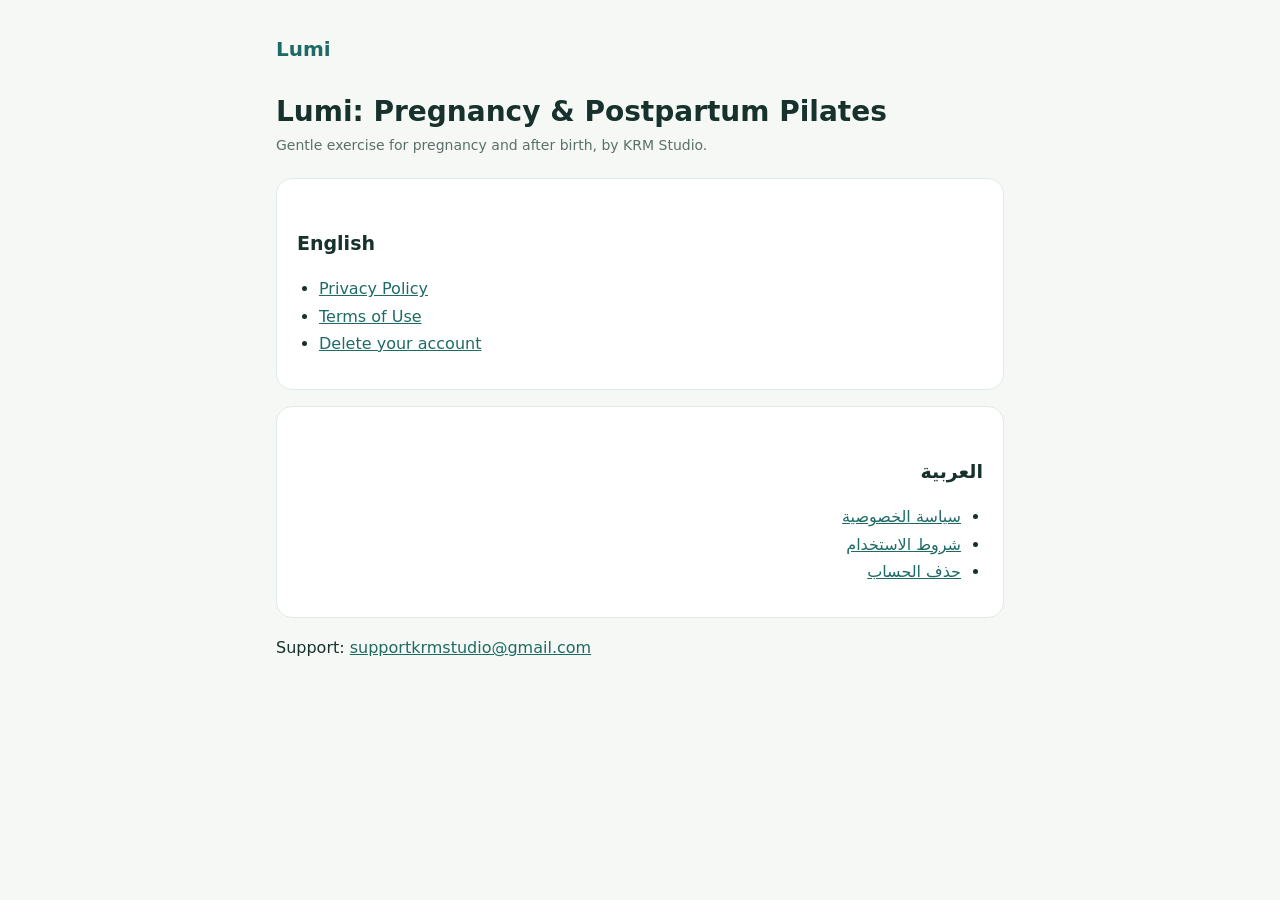
<file: index.html>
<!doctype html>
<html lang="en" dir="ltr">
<head>
<meta charset="utf-8">
<meta name="viewport" content="width=device-width, initial-scale=1">
<title>Lumi Legal</title>
<meta name="description" content="Privacy policy, terms and account deletion for Lumi: Pregnancy & Postpartum Pilates.">
<link rel="stylesheet" href="style.css">
</head>
<body>
<main>
<header><span class="brand">Lumi</span></header>
<h1>Lumi: Pregnancy &amp; Postpartum Pilates</h1>
<p class="updated">Gentle exercise for pregnancy and after birth, by KRM Studio.</p>

<div class="card">
  <h2>English</h2>
  <ul>
    <li><a href="privacy.html">Privacy Policy</a></li>
    <li><a href="terms.html">Terms of Use</a></li>
    <li><a href="delete-account.html">Delete your account</a></li>
  </ul>
</div>
<div class="card" dir="rtl" lang="ar">
  <h2>العربية</h2>
  <ul>
    <li><a href="privacy-ar.html">سياسة الخصوصية</a></li>
    <li><a href="terms-ar.html">شروط الاستخدام</a></li>
    <li><a href="delete-account-ar.html">حذف الحساب</a></li>
  </ul>
</div>
<p>Support: <a href="mailto:supportkrmstudio@gmail.com">supportkrmstudio@gmail.com</a></p>
</main>
</body>
</html>
</file>
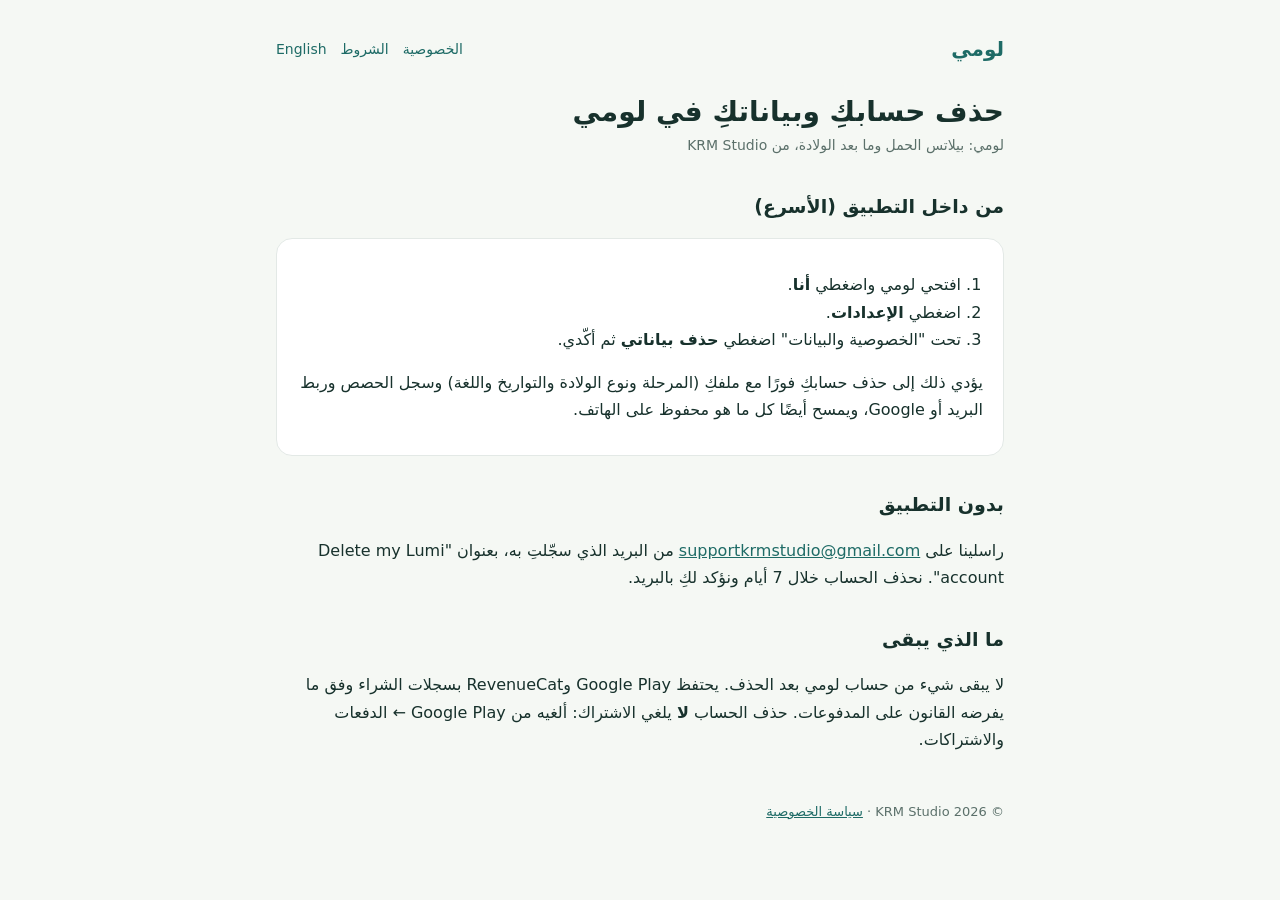
<file: delete-account-ar.html>
<!doctype html>
<html lang="ar" dir="rtl">
<head>
<meta charset="utf-8">
<meta name="viewport" content="width=device-width, initial-scale=1">
<title>حذف حساب لومي</title>
<meta name="description" content="كيف تحذفين حسابكِ وبياناتكِ في لومي.">
<link rel="stylesheet" href="style.css">
</head>
<body>
<main>
<header>
  <a class="brand" href="./">لومي</a>
  <nav><a href="privacy-ar.html">الخصوصية</a><a href="terms-ar.html">الشروط</a><a href="delete-account.html" lang="en">English</a></nav>
</header>

<h1>حذف حسابكِ وبياناتكِ في لومي</h1>
<p class="updated">لومي: بيلاتس الحمل وما بعد الولادة، من KRM Studio</p>

<h2>من داخل التطبيق (الأسرع)</h2>
<div class="card">
<ol>
  <li>افتحي لومي واضغطي <strong>أنا</strong>.</li>
  <li>اضغطي <strong>الإعدادات</strong>.</li>
  <li>تحت "الخصوصية والبيانات" اضغطي <strong>حذف بياناتي</strong> ثم أكّدي.</li>
</ol>
<p>يؤدي ذلك إلى حذف حسابكِ فورًا مع ملفكِ (المرحلة ونوع الولادة والتواريخ واللغة) وسجل الحصص وربط البريد أو Google،
ويمسح أيضًا كل ما هو محفوظ على الهاتف.</p>
</div>

<h2>بدون التطبيق</h2>
<p>راسلينا على <a href="mailto:supportkrmstudio@gmail.com?subject=Delete%20my%20Lumi%20account">supportkrmstudio@gmail.com</a>
من البريد الذي سجّلتِ به، بعنوان "Delete my Lumi account". نحذف الحساب خلال 7 أيام ونؤكد لكِ بالبريد.</p>

<h2>ما الذي يبقى</h2>
<p>لا يبقى شيء من حساب لومي بعد الحذف. يحتفظ Google Play وRevenueCat بسجلات الشراء وفق ما يفرضه القانون على المدفوعات.
حذف الحساب <strong>لا</strong> يلغي الاشتراك: ألغيه من Google Play ← الدفعات والاشتراكات.</p>

<footer>© 2026 KRM Studio · <a href="privacy-ar.html">سياسة الخصوصية</a></footer>
</main>
</body>
</html>
</file>
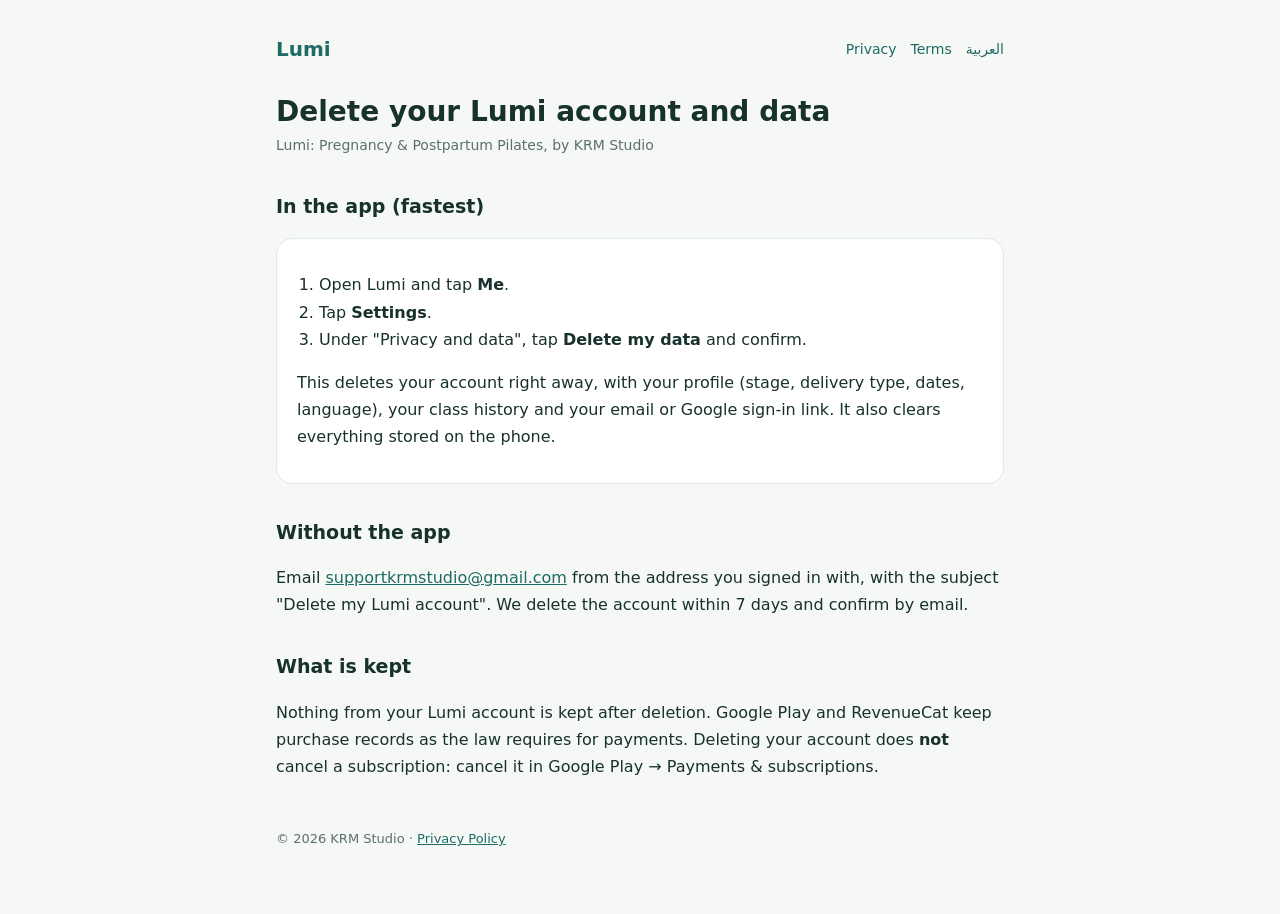
<file: delete-account.html>
<!doctype html>
<html lang="en" dir="ltr">
<head>
<meta charset="utf-8">
<meta name="viewport" content="width=device-width, initial-scale=1">
<title>Delete Lumi Account</title>
<meta name="description" content="How to delete your Lumi account and data.">
<link rel="stylesheet" href="style.css">
</head>
<body>
<main>
<header>
  <a class="brand" href="./">Lumi</a>
  <nav><a href="privacy.html">Privacy</a><a href="terms.html">Terms</a><a href="delete-account-ar.html" lang="ar">العربية</a></nav>
</header>

<h1>Delete your Lumi account and data</h1>
<p class="updated">Lumi: Pregnancy &amp; Postpartum Pilates, by KRM Studio</p>

<h2>In the app (fastest)</h2>
<div class="card">
<ol>
  <li>Open Lumi and tap <strong>Me</strong>.</li>
  <li>Tap <strong>Settings</strong>.</li>
  <li>Under "Privacy and data", tap <strong>Delete my data</strong> and confirm.</li>
</ol>
<p>This deletes your account right away, with your profile (stage, delivery type, dates, language), your class
history and your email or Google sign-in link. It also clears everything stored on the phone.</p>
</div>

<h2>Without the app</h2>
<p>Email <a href="mailto:supportkrmstudio@gmail.com?subject=Delete%20my%20Lumi%20account">supportkrmstudio@gmail.com</a>
from the address you signed in with, with the subject "Delete my Lumi account". We delete the account within 7 days and confirm by email.</p>

<h2>What is kept</h2>
<p>Nothing from your Lumi account is kept after deletion. Google Play and RevenueCat keep purchase records as the
law requires for payments. Deleting your account does <strong>not</strong> cancel a subscription: cancel it in
Google Play &rarr; Payments &amp; subscriptions.</p>

<footer>© 2026 KRM Studio · <a href="privacy.html">Privacy Policy</a></footer>
</main>
</body>
</html>
</file>
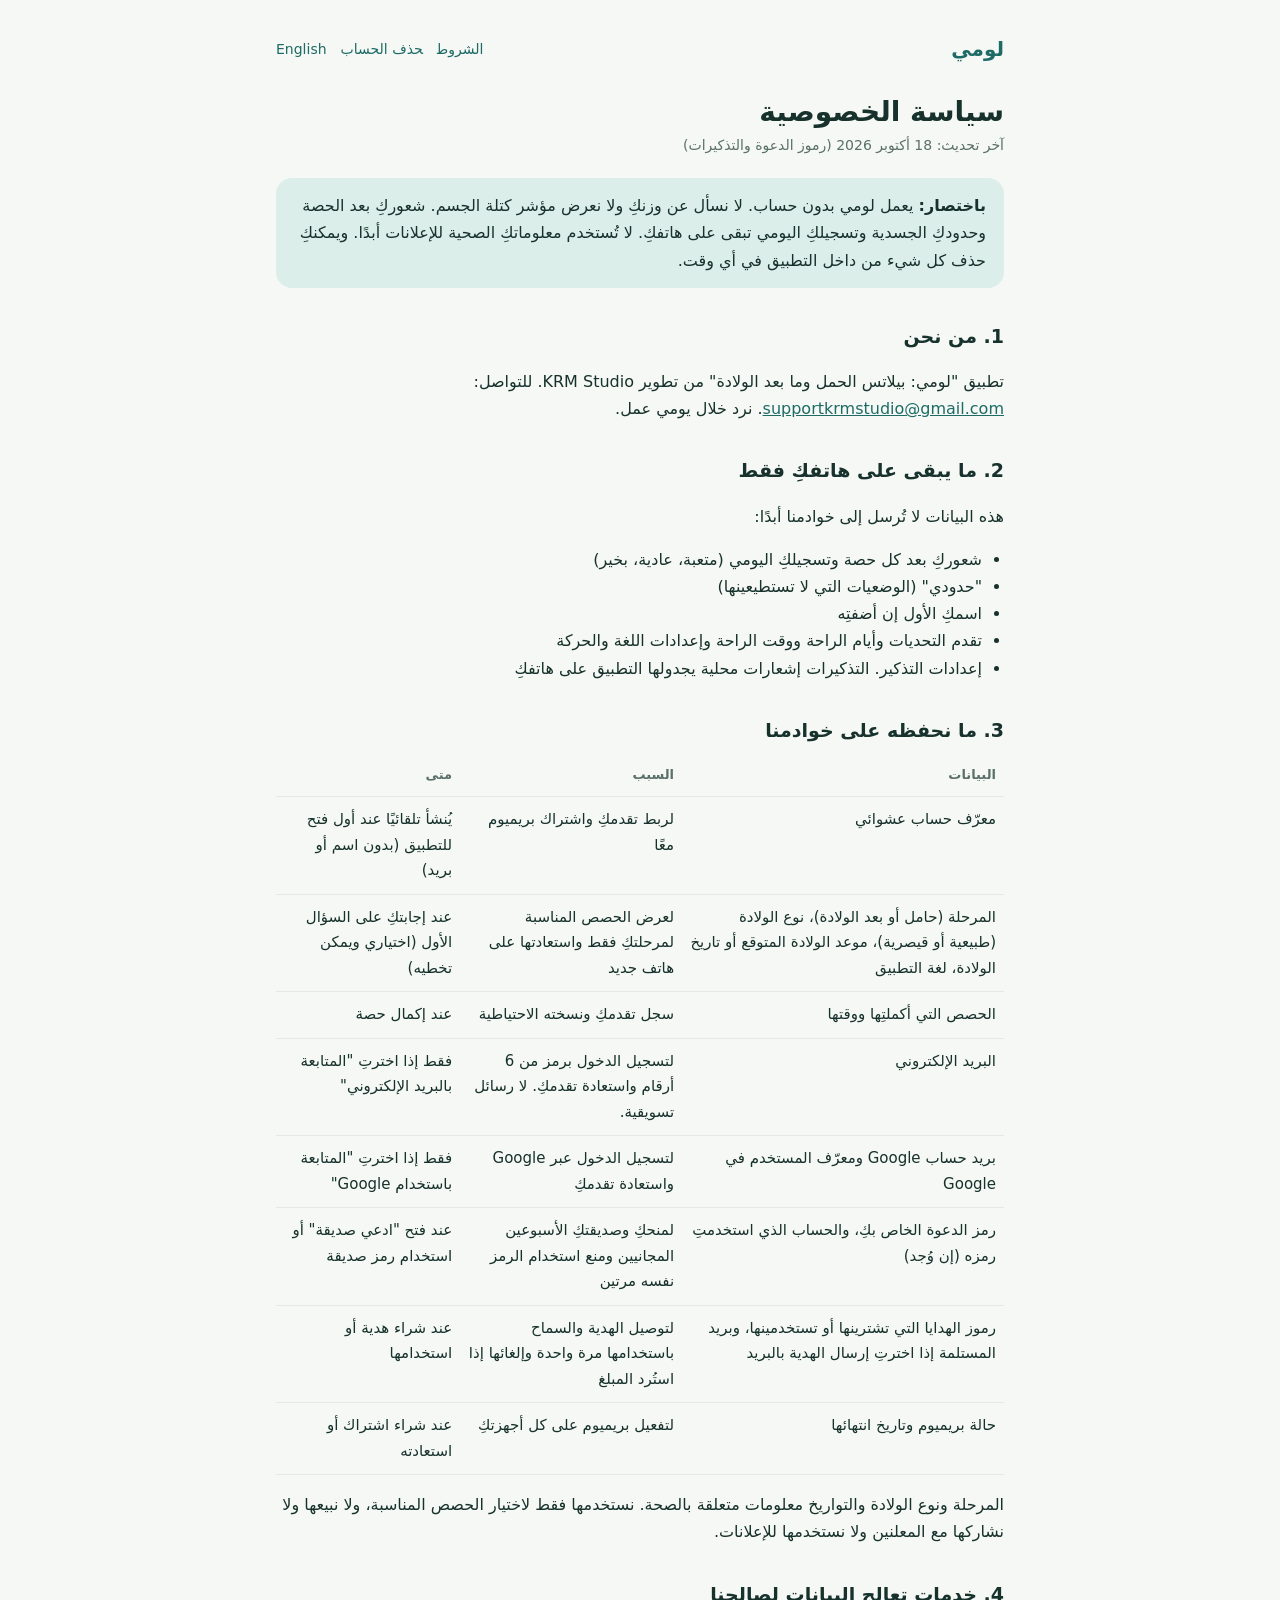
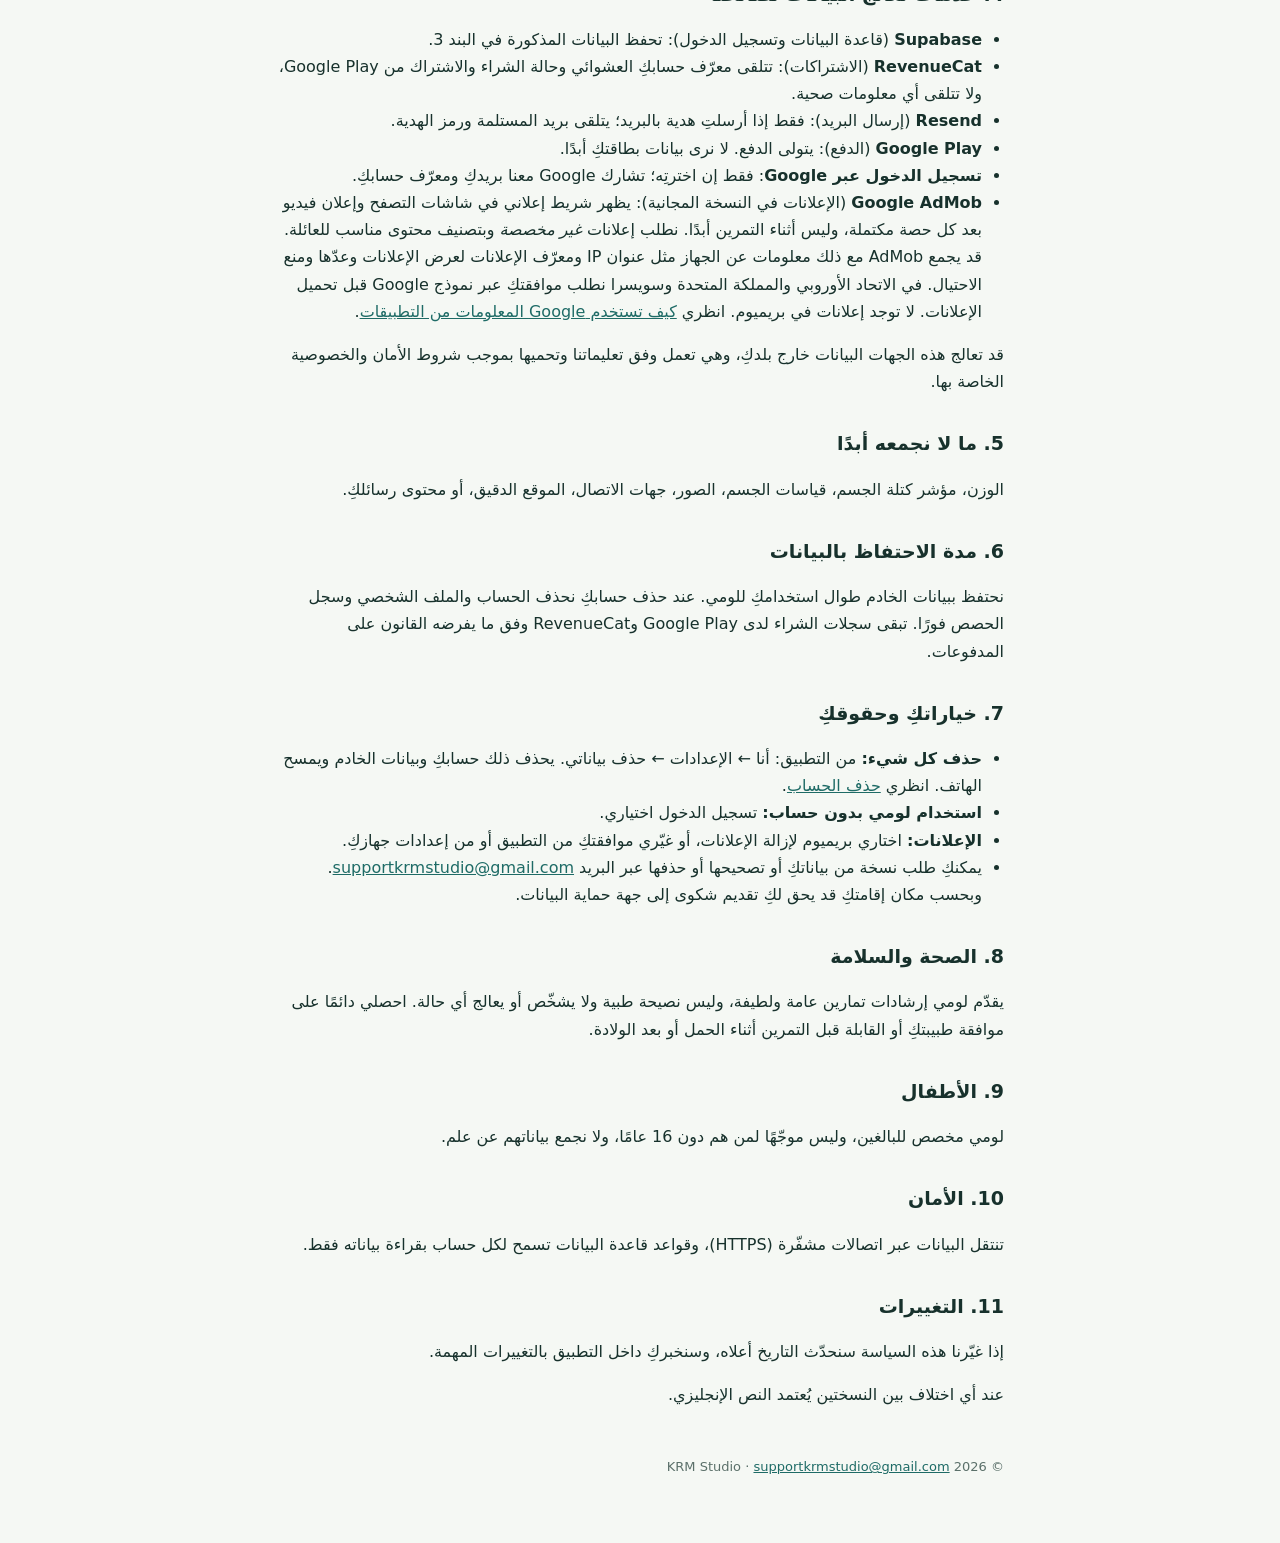
<file: privacy-ar.html>
<!doctype html>
<html lang="ar" dir="rtl">
<head>
<meta charset="utf-8">
<meta name="viewport" content="width=device-width, initial-scale=1">
<title>سياسة الخصوصية - لومي</title>
<meta name="description" content="كيف يتعامل تطبيق لومي مع بياناتكِ.">
<link rel="stylesheet" href="style.css">
</head>
<body>
<main>
<header>
  <a class="brand" href="./">لومي</a>
  <nav><a href="terms-ar.html">الشروط</a><a href="delete-account-ar.html">حذف الحساب</a><a href="privacy.html" lang="en">English</a></nav>
</header>

<h1>سياسة الخصوصية</h1>
<p class="updated">آخر تحديث: 18 أكتوبر 2026 (رموز الدعوة والتذكيرات)</p>

<div class="note">
  <strong>باختصار:</strong> يعمل لومي بدون حساب. لا نسأل عن وزنكِ ولا نعرض مؤشر كتلة الجسم.
  شعوركِ بعد الحصة وحدودكِ الجسدية وتسجيلكِ اليومي تبقى على هاتفكِ. لا تُستخدم معلوماتكِ الصحية للإعلانات أبدًا.
  ويمكنكِ حذف كل شيء من داخل التطبيق في أي وقت.
</div>

<h2>1. من نحن</h2>
<p>تطبيق "لومي: بيلاتس الحمل وما بعد الولادة" من تطوير KRM Studio. للتواصل:
<a href="mailto:supportkrmstudio@gmail.com">supportkrmstudio@gmail.com</a>. نرد خلال يومي عمل.</p>

<h2>2. ما يبقى على هاتفكِ فقط</h2>
<p>هذه البيانات لا تُرسل إلى خوادمنا أبدًا:</p>
<ul>
  <li>شعوركِ بعد كل حصة وتسجيلكِ اليومي (متعبة، عادية، بخير)</li>
  <li>"حدودي" (الوضعيات التي لا تستطيعينها)</li>
  <li>اسمكِ الأول إن أضفتِه</li>
  <li>تقدم التحديات وأيام الراحة ووقت الراحة وإعدادات اللغة والحركة</li>
  <li>إعدادات التذكير. التذكيرات إشعارات محلية يجدولها التطبيق على هاتفكِ</li>
</ul>

<h2>3. ما نحفظه على خوادمنا</h2>
<div class="table-wrap">
<table>
  <tr><th>البيانات</th><th>السبب</th><th>متى</th></tr>
  <tr><td>معرّف حساب عشوائي</td><td>لربط تقدمكِ واشتراك بريميوم معًا</td><td>يُنشأ تلقائيًا عند أول فتح للتطبيق (بدون اسم أو بريد)</td></tr>
  <tr><td>المرحلة (حامل أو بعد الولادة)، نوع الولادة (طبيعية أو قيصرية)، موعد الولادة المتوقع أو تاريخ الولادة، لغة التطبيق</td><td>لعرض الحصص المناسبة لمرحلتكِ فقط واستعادتها على هاتف جديد</td><td>عند إجابتكِ على السؤال الأول (اختياري ويمكن تخطيه)</td></tr>
  <tr><td>الحصص التي أكملتِها ووقتها</td><td>سجل تقدمكِ ونسخته الاحتياطية</td><td>عند إكمال حصة</td></tr>
  <tr><td>البريد الإلكتروني</td><td>لتسجيل الدخول برمز من 6 أرقام واستعادة تقدمكِ. لا رسائل تسويقية.</td><td>فقط إذا اخترتِ "المتابعة بالبريد الإلكتروني"</td></tr>
  <tr><td>بريد حساب Google ومعرّف المستخدم في Google</td><td>لتسجيل الدخول عبر Google واستعادة تقدمكِ</td><td>فقط إذا اخترتِ "المتابعة باستخدام Google"</td></tr>
  <tr><td>رمز الدعوة الخاص بكِ، والحساب الذي استخدمتِ رمزه (إن وُجد)</td><td>لمنحكِ وصديقتكِ الأسبوعين المجانيين ومنع استخدام الرمز نفسه مرتين</td><td>عند فتح "ادعي صديقة" أو استخدام رمز صديقة</td></tr>
  <tr><td>رموز الهدايا التي تشترينها أو تستخدمينها، وبريد المستلمة إذا اخترتِ إرسال الهدية بالبريد</td><td>لتوصيل الهدية والسماح باستخدامها مرة واحدة وإلغائها إذا استُرد المبلغ</td><td>عند شراء هدية أو استخدامها</td></tr>
  <tr><td>حالة بريميوم وتاريخ انتهائها</td><td>لتفعيل بريميوم على كل أجهزتكِ</td><td>عند شراء اشتراك أو استعادته</td></tr>
</table>
</div>
<p>المرحلة ونوع الولادة والتواريخ معلومات متعلقة بالصحة. نستخدمها فقط لاختيار الحصص المناسبة، ولا نبيعها
ولا نشاركها مع المعلنين ولا نستخدمها للإعلانات.</p>

<h2>4. خدمات تعالج البيانات لصالحنا</h2>
<ul>
  <li><strong>Supabase</strong> (قاعدة البيانات وتسجيل الدخول): تحفظ البيانات المذكورة في البند 3.</li>
  <li><strong>RevenueCat</strong> (الاشتراكات): تتلقى معرّف حسابكِ العشوائي وحالة الشراء والاشتراك من Google Play، ولا تتلقى أي معلومات صحية.</li>
  <li><strong>Resend</strong> (إرسال البريد): فقط إذا أرسلتِ هدية بالبريد؛ يتلقى بريد المستلمة ورمز الهدية.</li>
  <li><strong>Google Play</strong> (الدفع): يتولى الدفع. لا نرى بيانات بطاقتكِ أبدًا.</li>
  <li><strong>تسجيل الدخول عبر Google</strong>: فقط إن اخترتِه؛ تشارك Google معنا بريدكِ ومعرّف حسابكِ.</li>
  <li><strong>Google AdMob</strong> (الإعلانات في النسخة المجانية): يظهر شريط إعلاني في شاشات التصفح وإعلان فيديو بعد كل حصة مكتملة، وليس أثناء التمرين أبدًا.
    نطلب إعلانات <em>غير مخصصة</em> وبتصنيف محتوى مناسب للعائلة. قد يجمع AdMob مع ذلك معلومات عن الجهاز مثل عنوان IP
    ومعرّف الإعلانات لعرض الإعلانات وعدّها ومنع الاحتيال. في الاتحاد الأوروبي والمملكة المتحدة وسويسرا نطلب موافقتكِ عبر
    نموذج Google قبل تحميل الإعلانات. لا توجد إعلانات في بريميوم.
    انظري <a href="https://policies.google.com/technologies/partner-sites">كيف تستخدم Google المعلومات من التطبيقات</a>.</li>
</ul>
<p>قد تعالج هذه الجهات البيانات خارج بلدكِ، وهي تعمل وفق تعليماتنا وتحميها بموجب شروط الأمان والخصوصية الخاصة بها.</p>

<h2>5. ما لا نجمعه أبدًا</h2>
<p>الوزن، مؤشر كتلة الجسم، قياسات الجسم، الصور، جهات الاتصال، الموقع الدقيق، أو محتوى رسائلكِ.</p>

<h2>6. مدة الاحتفاظ بالبيانات</h2>
<p>نحتفظ ببيانات الخادم طوال استخدامكِ للومي. عند حذف حسابكِ نحذف الحساب والملف الشخصي وسجل الحصص فورًا.
تبقى سجلات الشراء لدى Google Play وRevenueCat وفق ما يفرضه القانون على المدفوعات.</p>

<h2>7. خياراتكِ وحقوقكِ</h2>
<ul>
  <li><strong>حذف كل شيء:</strong> من التطبيق: أنا ← الإعدادات ← حذف بياناتي. يحذف ذلك حسابكِ وبيانات الخادم ويمسح الهاتف.
    انظري <a href="delete-account-ar.html">حذف الحساب</a>.</li>
  <li><strong>استخدام لومي بدون حساب:</strong> تسجيل الدخول اختياري.</li>
  <li><strong>الإعلانات:</strong> اختاري بريميوم لإزالة الإعلانات، أو غيّري موافقتكِ من التطبيق أو من إعدادات جهازكِ.</li>
  <li>يمكنكِ طلب نسخة من بياناتكِ أو تصحيحها أو حذفها عبر البريد
    <a href="mailto:supportkrmstudio@gmail.com">supportkrmstudio@gmail.com</a>. وبحسب مكان إقامتكِ قد يحق لكِ تقديم شكوى إلى جهة حماية البيانات.</li>
</ul>

<h2>8. الصحة والسلامة</h2>
<p>يقدّم لومي إرشادات تمارين عامة ولطيفة، وليس نصيحة طبية ولا يشخّص أو يعالج أي حالة. احصلي دائمًا على موافقة طبيبتكِ
أو القابلة قبل التمرين أثناء الحمل أو بعد الولادة.</p>

<h2>9. الأطفال</h2>
<p>لومي مخصص للبالغين، وليس موجّهًا لمن هم دون 16 عامًا، ولا نجمع بياناتهم عن علم.</p>

<h2>10. الأمان</h2>
<p>تنتقل البيانات عبر اتصالات مشفّرة (HTTPS)، وقواعد قاعدة البيانات تسمح لكل حساب بقراءة بياناته فقط.</p>

<h2>11. التغييرات</h2>
<p>إذا غيّرنا هذه السياسة سنحدّث التاريخ أعلاه، وسنخبركِ داخل التطبيق بالتغييرات المهمة.</p>
<p>عند أي اختلاف بين النسختين يُعتمد النص الإنجليزي.</p>

<footer>© 2026 KRM Studio · <a href="mailto:supportkrmstudio@gmail.com">supportkrmstudio@gmail.com</a></footer>
</main>
</body>
</html>
</file>
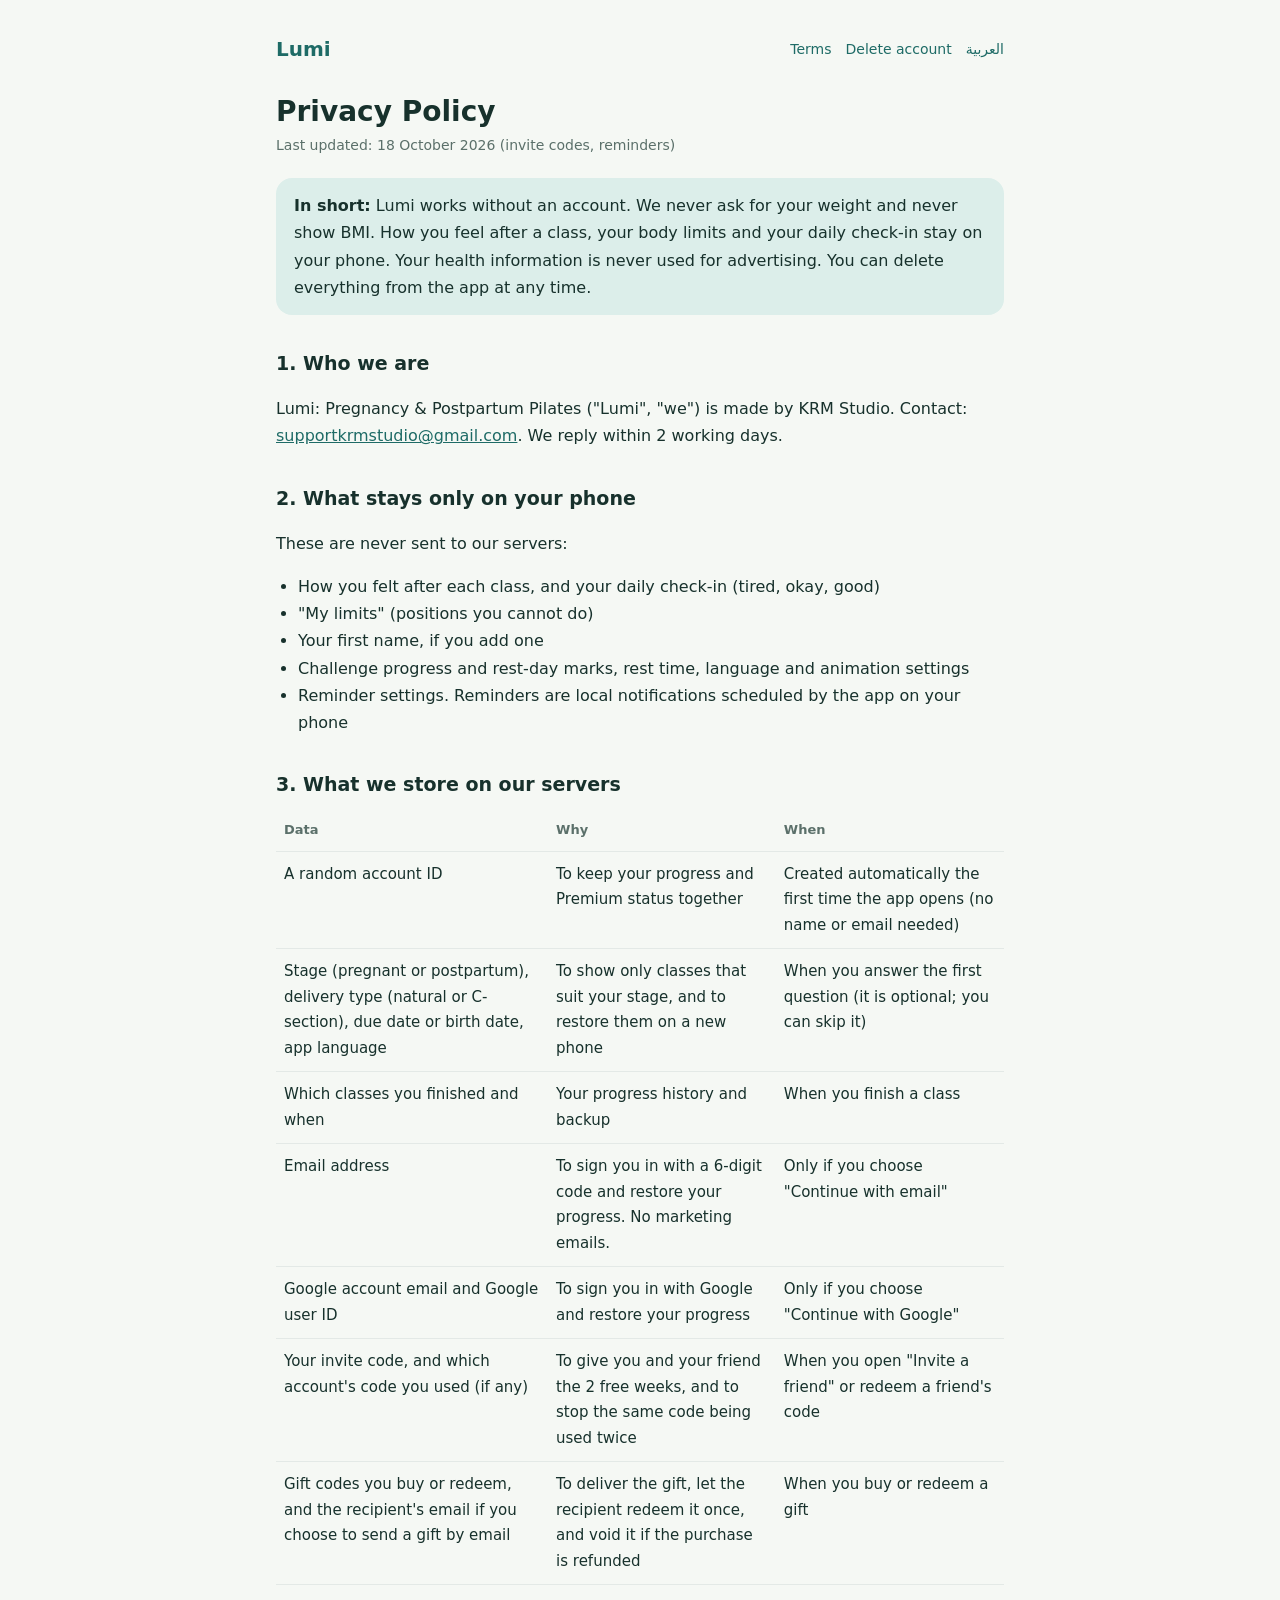
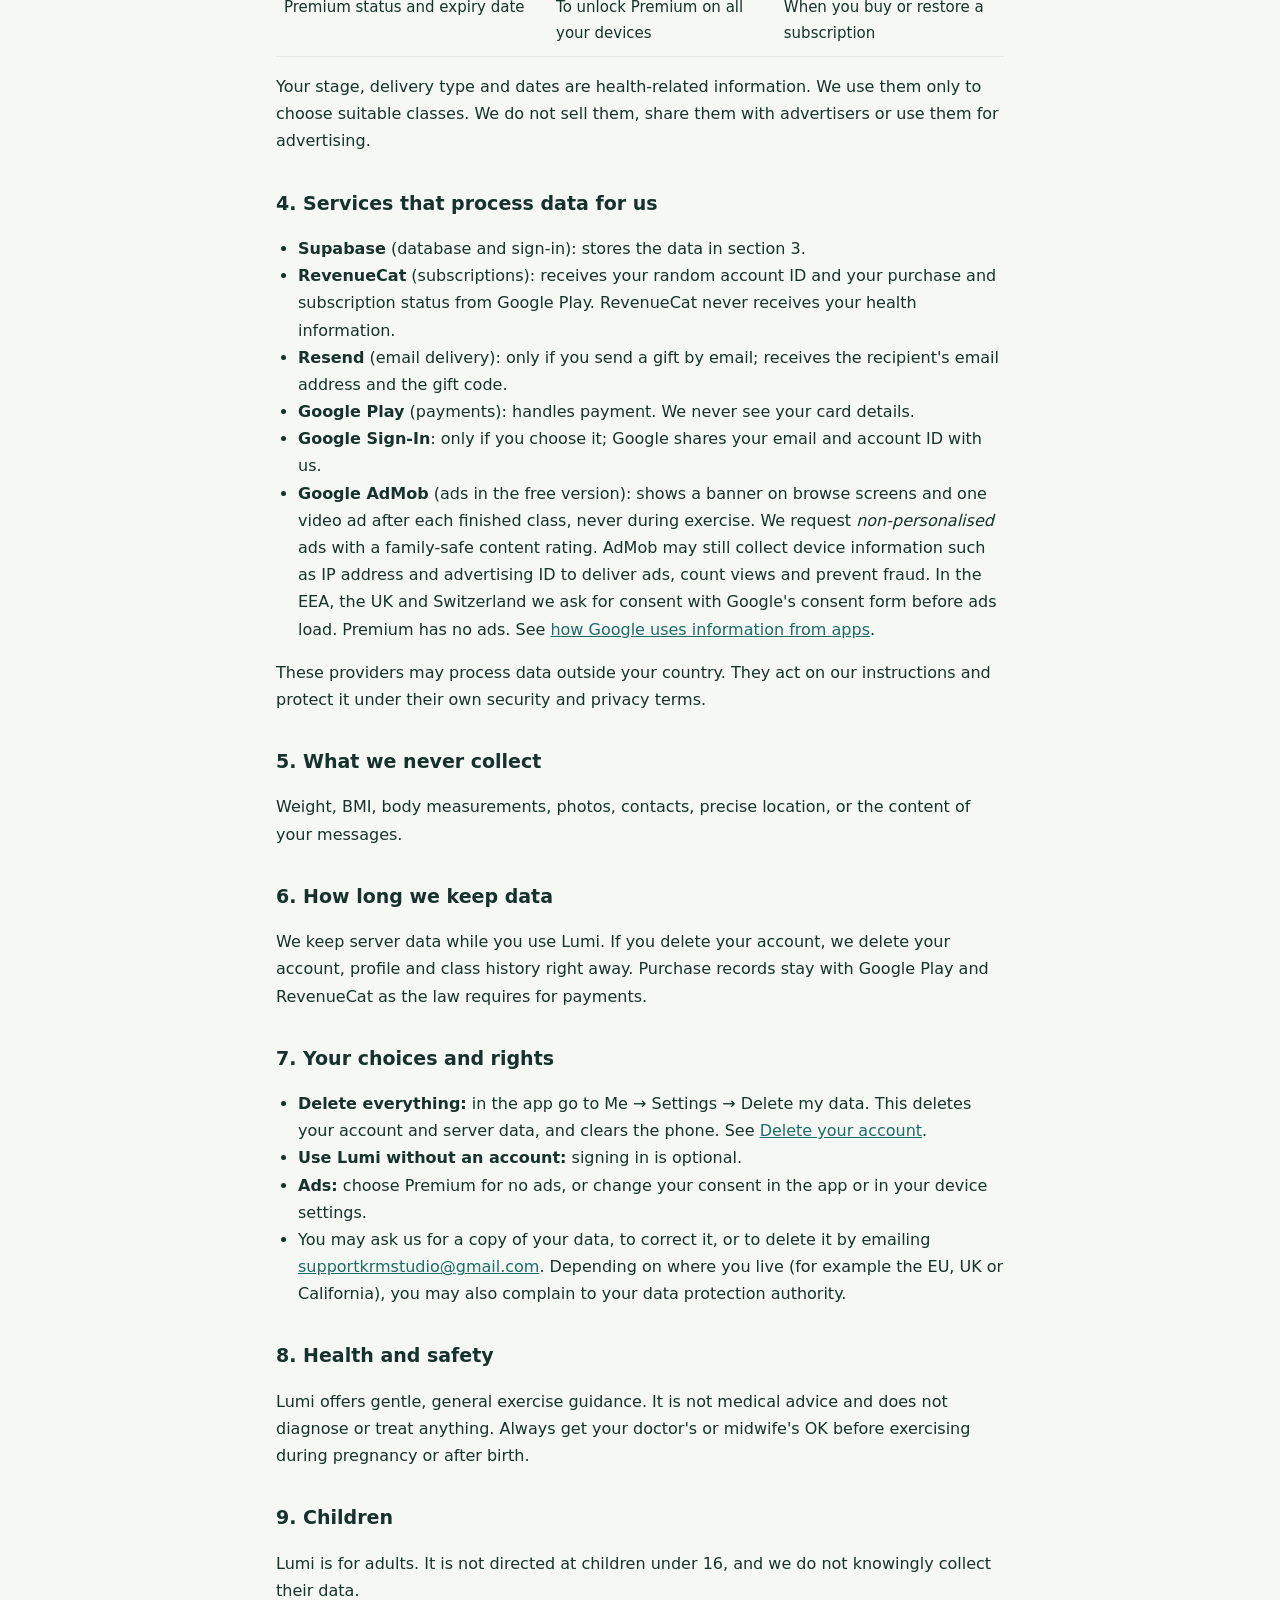
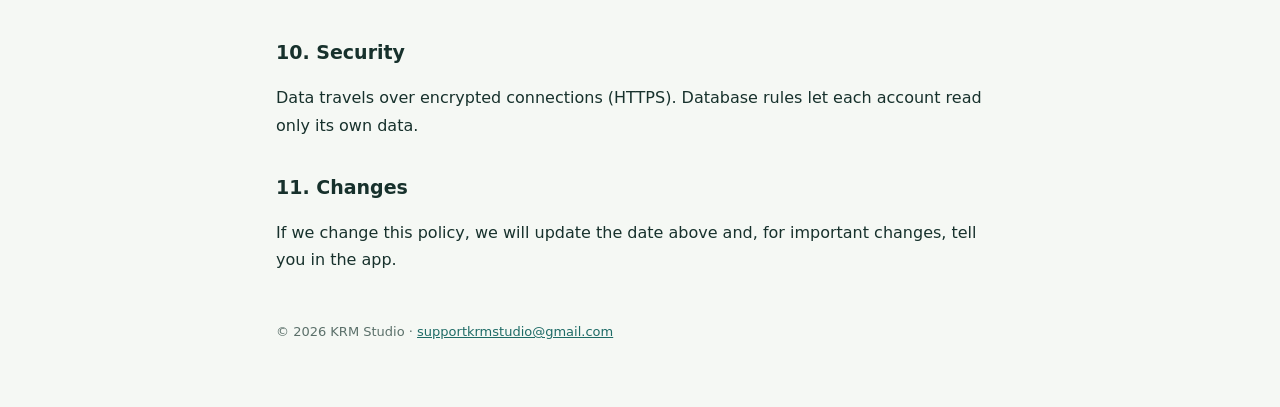
<file: privacy.html>
<!doctype html>
<html lang="en" dir="ltr">
<head>
<meta charset="utf-8">
<meta name="viewport" content="width=device-width, initial-scale=1">
<title>Lumi Privacy Policy</title>
<meta name="description" content="How Lumi: Pregnancy & Postpartum Pilates handles your data.">
<link rel="stylesheet" href="style.css">
</head>
<body>
<main>
<header>
  <a class="brand" href="./">Lumi</a>
  <nav><a href="terms.html">Terms</a><a href="delete-account.html">Delete account</a><a href="privacy-ar.html" lang="ar">العربية</a></nav>
</header>

<h1>Privacy Policy</h1>
<p class="updated">Last updated: 18 October 2026 (invite codes, reminders)</p>

<div class="note">
  <strong>In short:</strong> Lumi works without an account. We never ask for your weight and never show BMI.
  How you feel after a class, your body limits and your daily check-in stay on your phone. Your health
  information is never used for advertising. You can delete everything from the app at any time.
</div>

<h2>1. Who we are</h2>
<p>Lumi: Pregnancy &amp; Postpartum Pilates ("Lumi", "we") is made by KRM Studio. Contact:
<a href="mailto:supportkrmstudio@gmail.com">supportkrmstudio@gmail.com</a>. We reply within 2 working days.</p>

<h2>2. What stays only on your phone</h2>
<p>These are never sent to our servers:</p>
<ul>
  <li>How you felt after each class, and your daily check-in (tired, okay, good)</li>
  <li>"My limits" (positions you cannot do)</li>
  <li>Your first name, if you add one</li>
  <li>Challenge progress and rest-day marks, rest time, language and animation settings</li>
  <li>Reminder settings. Reminders are local notifications scheduled by the app on your phone</li>
</ul>

<h2>3. What we store on our servers</h2>
<div class="table-wrap">
<table>
  <tr><th>Data</th><th>Why</th><th>When</th></tr>
  <tr><td>A random account ID</td><td>To keep your progress and Premium status together</td><td>Created automatically the first time the app opens (no name or email needed)</td></tr>
  <tr><td>Stage (pregnant or postpartum), delivery type (natural or C-section), due date or birth date, app language</td><td>To show only classes that suit your stage, and to restore them on a new phone</td><td>When you answer the first question (it is optional; you can skip it)</td></tr>
  <tr><td>Which classes you finished and when</td><td>Your progress history and backup</td><td>When you finish a class</td></tr>
  <tr><td>Email address</td><td>To sign you in with a 6-digit code and restore your progress. No marketing emails.</td><td>Only if you choose "Continue with email"</td></tr>
  <tr><td>Google account email and Google user ID</td><td>To sign you in with Google and restore your progress</td><td>Only if you choose "Continue with Google"</td></tr>
  <tr><td>Your invite code, and which account's code you used (if any)</td><td>To give you and your friend the 2 free weeks, and to stop the same code being used twice</td><td>When you open "Invite a friend" or redeem a friend's code</td></tr>
  <tr><td>Gift codes you buy or redeem, and the recipient's email if you choose to send a gift by email</td><td>To deliver the gift, let the recipient redeem it once, and void it if the purchase is refunded</td><td>When you buy or redeem a gift</td></tr>
  <tr><td>Premium status and expiry date</td><td>To unlock Premium on all your devices</td><td>When you buy or restore a subscription</td></tr>
</table>
</div>
<p>Your stage, delivery type and dates are health-related information. We use them only to choose suitable
classes. We do not sell them, share them with advertisers or use them for advertising.</p>

<h2>4. Services that process data for us</h2>
<ul>
  <li><strong>Supabase</strong> (database and sign-in): stores the data in section 3.</li>
  <li><strong>RevenueCat</strong> (subscriptions): receives your random account ID and your purchase and subscription
    status from Google Play. RevenueCat never receives your health information.</li>
  <li><strong>Resend</strong> (email delivery): only if you send a gift by email; receives the recipient's email address and the gift code.</li>
  <li><strong>Google Play</strong> (payments): handles payment. We never see your card details.</li>
  <li><strong>Google Sign-In</strong>: only if you choose it; Google shares your email and account ID with us.</li>
  <li><strong>Google AdMob</strong> (ads in the free version): shows a banner on browse screens and one video ad after each finished class, never during exercise.
    We request <em>non-personalised</em> ads with a family-safe content rating. AdMob may still collect device
    information such as IP address and advertising ID to deliver ads, count views and prevent fraud. In the EEA,
    the UK and Switzerland we ask for consent with Google's consent form before ads load. Premium has no ads.
    See <a href="https://policies.google.com/technologies/partner-sites">how Google uses information from apps</a>.</li>
</ul>
<p>These providers may process data outside your country. They act on our instructions and protect it under
their own security and privacy terms.</p>

<h2>5. What we never collect</h2>
<p>Weight, BMI, body measurements, photos, contacts, precise location, or the content of your messages.</p>

<h2>6. How long we keep data</h2>
<p>We keep server data while you use Lumi. If you delete your account, we delete your account, profile and class
history right away. Purchase records stay with Google Play and RevenueCat as the law requires for payments.</p>

<h2>7. Your choices and rights</h2>
<ul>
  <li><strong>Delete everything:</strong> in the app go to Me &rarr; Settings &rarr; Delete my data. This deletes your account
    and server data, and clears the phone. See <a href="delete-account.html">Delete your account</a>.</li>
  <li><strong>Use Lumi without an account:</strong> signing in is optional.</li>
  <li><strong>Ads:</strong> choose Premium for no ads, or change your consent in the app or in your device settings.</li>
  <li>You may ask us for a copy of your data, to correct it, or to delete it by emailing
    <a href="mailto:supportkrmstudio@gmail.com">supportkrmstudio@gmail.com</a>. Depending on where you live (for
    example the EU, UK or California), you may also complain to your data protection authority.</li>
</ul>

<h2>8. Health and safety</h2>
<p>Lumi offers gentle, general exercise guidance. It is not medical advice and does not diagnose or treat
anything. Always get your doctor's or midwife's OK before exercising during pregnancy or after birth.</p>

<h2>9. Children</h2>
<p>Lumi is for adults. It is not directed at children under 16, and we do not knowingly collect their data.</p>

<h2>10. Security</h2>
<p>Data travels over encrypted connections (HTTPS). Database rules let each account read only its own data.</p>

<h2>11. Changes</h2>
<p>If we change this policy, we will update the date above and, for important changes, tell you in the app.</p>

<footer>© 2026 KRM Studio · <a href="mailto:supportkrmstudio@gmail.com">supportkrmstudio@gmail.com</a></footer>
</main>
</body>
</html>
</file>
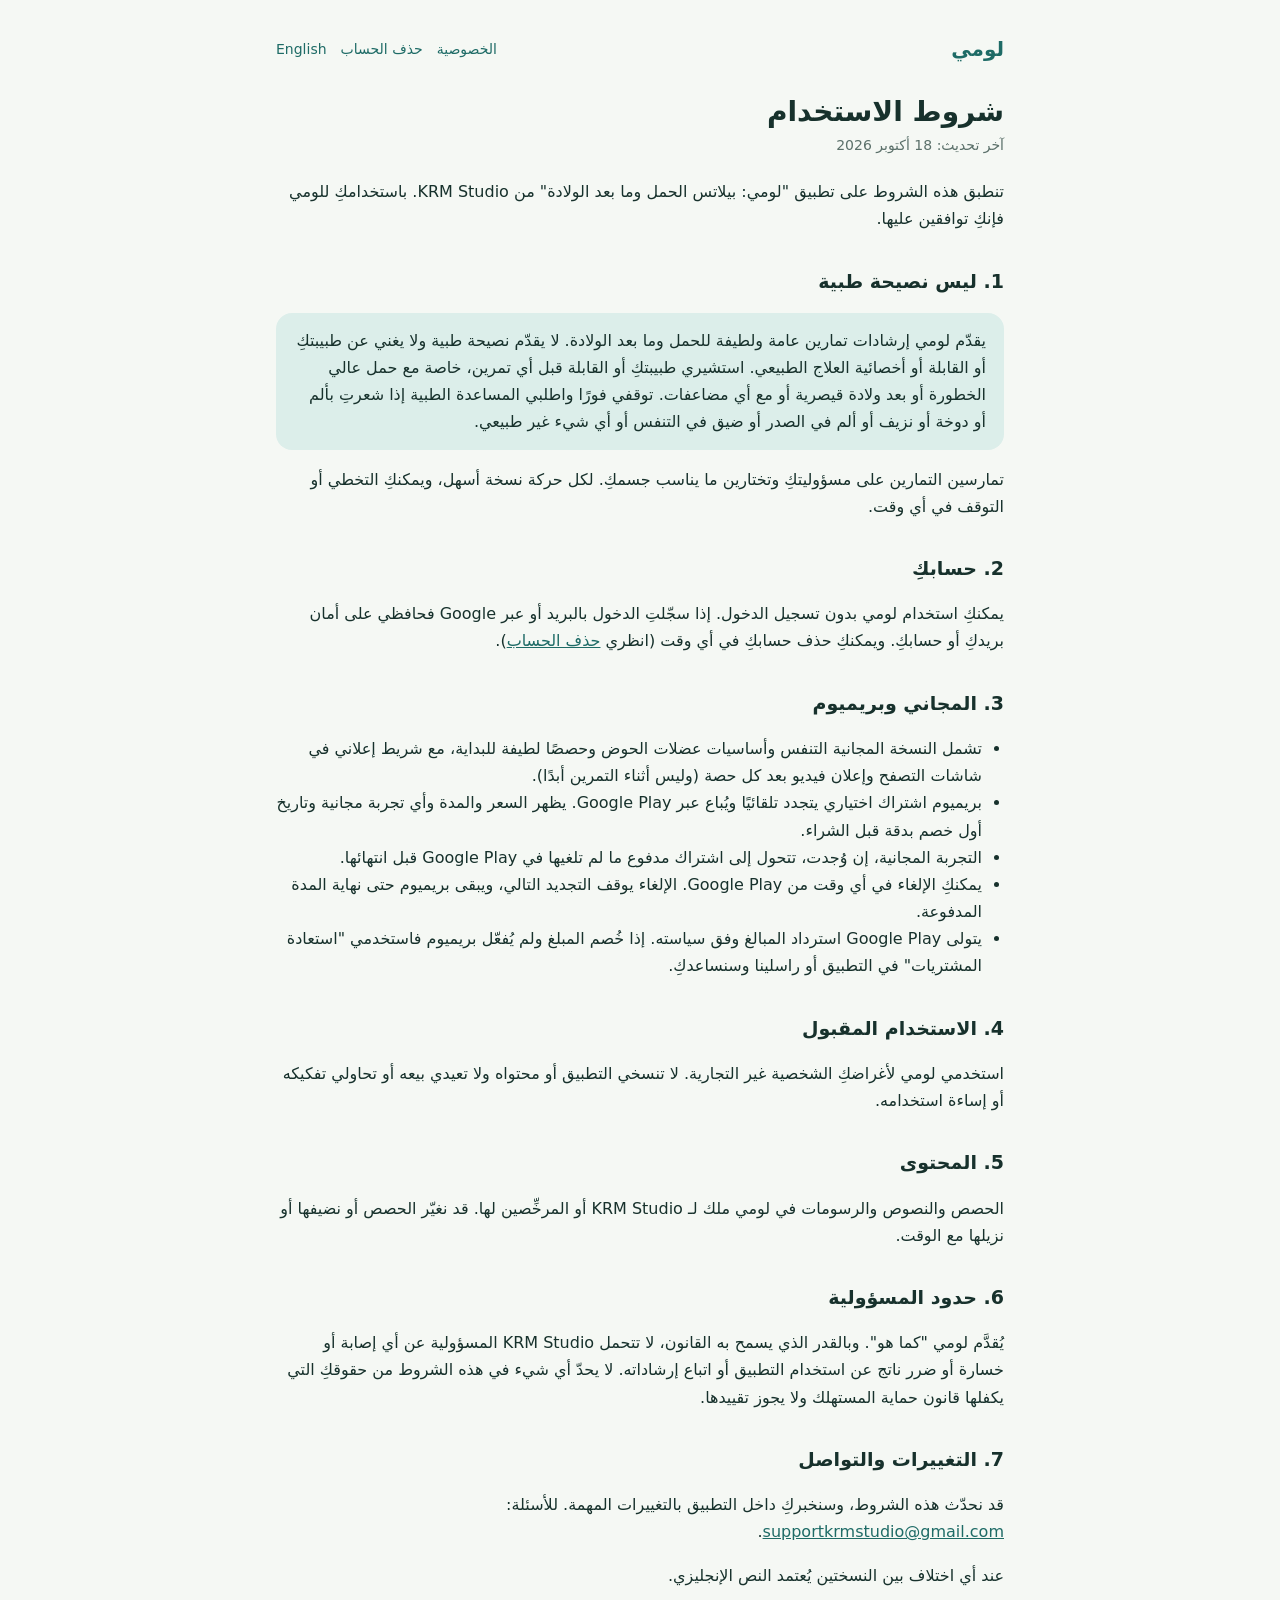
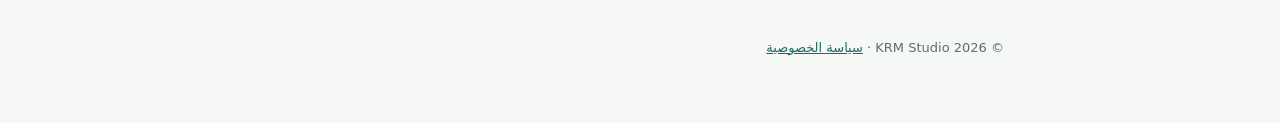
<file: terms-ar.html>
<!doctype html>
<html lang="ar" dir="rtl">
<head>
<meta charset="utf-8">
<meta name="viewport" content="width=device-width, initial-scale=1">
<title>شروط الاستخدام - لومي</title>
<meta name="description" content="شروط استخدام تطبيق لومي.">
<link rel="stylesheet" href="style.css">
</head>
<body>
<main>
<header>
  <a class="brand" href="./">لومي</a>
  <nav><a href="privacy-ar.html">الخصوصية</a><a href="delete-account-ar.html">حذف الحساب</a><a href="terms.html" lang="en">English</a></nav>
</header>

<h1>شروط الاستخدام</h1>
<p class="updated">آخر تحديث: 18 أكتوبر 2026</p>

<p>تنطبق هذه الشروط على تطبيق "لومي: بيلاتس الحمل وما بعد الولادة" من KRM Studio. باستخدامكِ للومي فإنكِ توافقين عليها.</p>

<h2>1. ليس نصيحة طبية</h2>
<div class="note">
يقدّم لومي إرشادات تمارين عامة ولطيفة للحمل وما بعد الولادة. لا يقدّم نصيحة طبية ولا يغني عن طبيبتكِ أو القابلة أو أخصائية
العلاج الطبيعي. استشيري طبيبتكِ أو القابلة قبل أي تمرين، خاصة مع حمل عالي الخطورة أو بعد ولادة قيصرية أو مع أي مضاعفات.
توقفي فورًا واطلبي المساعدة الطبية إذا شعرتِ بألم أو دوخة أو نزيف أو ألم في الصدر أو ضيق في التنفس أو أي شيء غير طبيعي.
</div>
<p>تمارسين التمارين على مسؤوليتكِ وتختارين ما يناسب جسمكِ. لكل حركة نسخة أسهل، ويمكنكِ التخطي أو التوقف في أي وقت.</p>

<h2>2. حسابكِ</h2>
<p>يمكنكِ استخدام لومي بدون تسجيل الدخول. إذا سجّلتِ الدخول بالبريد أو عبر Google فحافظي على أمان بريدكِ أو حسابكِ.
ويمكنكِ حذف حسابكِ في أي وقت (انظري <a href="delete-account-ar.html">حذف الحساب</a>).</p>

<h2>3. المجاني وبريميوم</h2>
<ul>
  <li>تشمل النسخة المجانية التنفس وأساسيات عضلات الحوض وحصصًا لطيفة للبداية، مع شريط إعلاني في شاشات التصفح وإعلان فيديو بعد كل حصة (وليس أثناء التمرين أبدًا).</li>
  <li>بريميوم اشتراك اختياري يتجدد تلقائيًا ويُباع عبر Google Play. يظهر السعر والمدة وأي تجربة مجانية وتاريخ أول خصم بدقة قبل الشراء.</li>
  <li>التجربة المجانية، إن وُجدت، تتحول إلى اشتراك مدفوع ما لم تلغيها في Google Play قبل انتهائها.</li>
  <li>يمكنكِ الإلغاء في أي وقت من Google Play. الإلغاء يوقف التجديد التالي، ويبقى بريميوم حتى نهاية المدة المدفوعة.</li>
  <li>يتولى Google Play استرداد المبالغ وفق سياسته. إذا خُصم المبلغ ولم يُفعّل بريميوم فاستخدمي "استعادة المشتريات" في التطبيق أو راسلينا وسنساعدكِ.</li>
</ul>

<h2>4. الاستخدام المقبول</h2>
<p>استخدمي لومي لأغراضكِ الشخصية غير التجارية. لا تنسخي التطبيق أو محتواه ولا تعيدي بيعه أو تحاولي تفكيكه أو إساءة استخدامه.</p>

<h2>5. المحتوى</h2>
<p>الحصص والنصوص والرسومات في لومي ملك لـ KRM Studio أو المرخِّصين لها. قد نغيّر الحصص أو نضيفها أو نزيلها مع الوقت.</p>

<h2>6. حدود المسؤولية</h2>
<p>يُقدَّم لومي "كما هو". وبالقدر الذي يسمح به القانون، لا تتحمل KRM Studio المسؤولية عن أي إصابة أو خسارة أو ضرر ناتج
عن استخدام التطبيق أو اتباع إرشاداته. لا يحدّ أي شيء في هذه الشروط من حقوقكِ التي يكفلها قانون حماية المستهلك ولا يجوز تقييدها.</p>

<h2>7. التغييرات والتواصل</h2>
<p>قد نحدّث هذه الشروط، وسنخبركِ داخل التطبيق بالتغييرات المهمة. للأسئلة:
<a href="mailto:supportkrmstudio@gmail.com">supportkrmstudio@gmail.com</a>.</p>
<p>عند أي اختلاف بين النسختين يُعتمد النص الإنجليزي.</p>

<footer>© 2026 KRM Studio · <a href="privacy-ar.html">سياسة الخصوصية</a></footer>
</main>
</body>
</html>
</file>
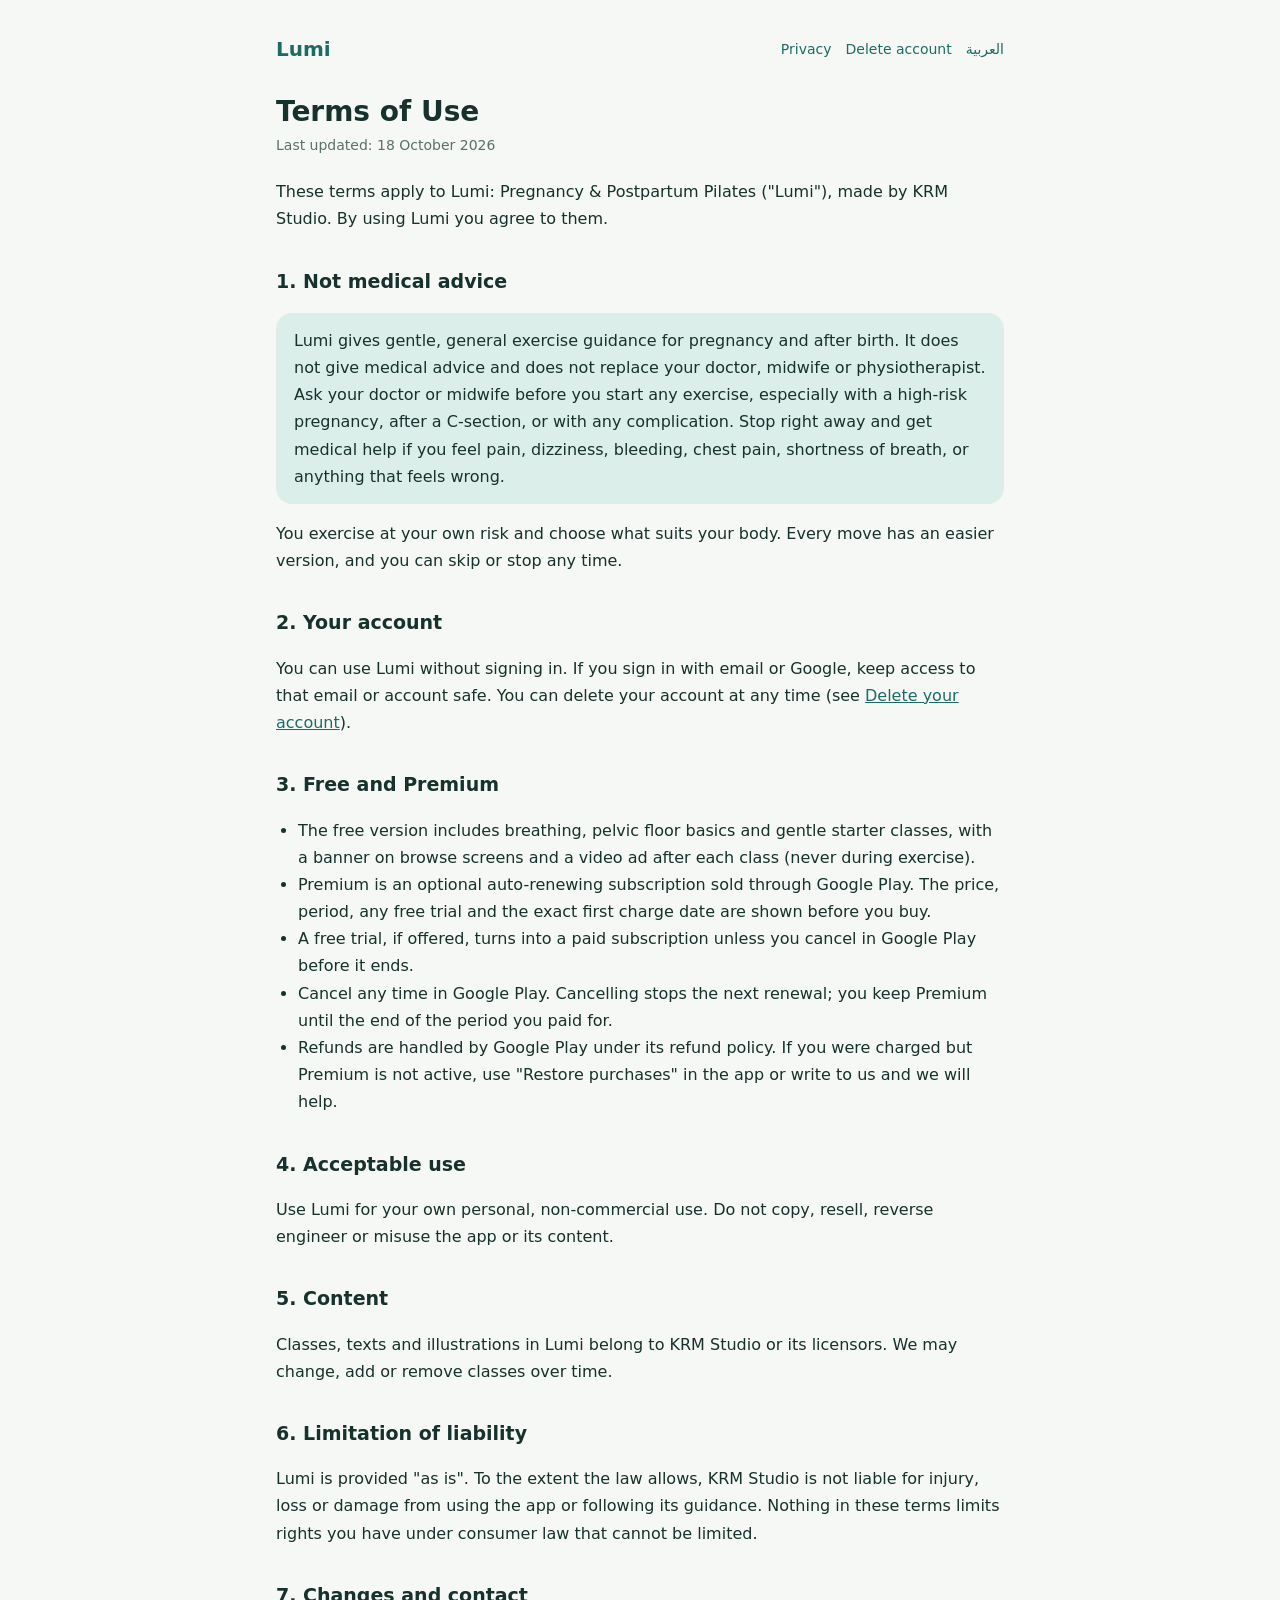
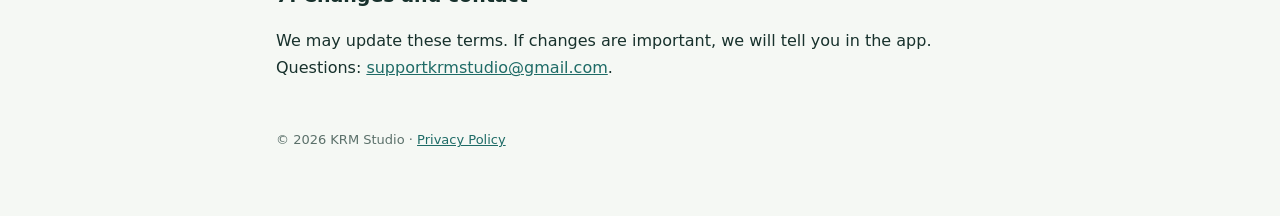
<file: terms.html>
<!doctype html>
<html lang="en" dir="ltr">
<head>
<meta charset="utf-8">
<meta name="viewport" content="width=device-width, initial-scale=1">
<title>Lumi Terms of Use</title>
<meta name="description" content="Terms of use for Lumi: Pregnancy & Postpartum Pilates.">
<link rel="stylesheet" href="style.css">
</head>
<body>
<main>
<header>
  <a class="brand" href="./">Lumi</a>
  <nav><a href="privacy.html">Privacy</a><a href="delete-account.html">Delete account</a><a href="terms-ar.html" lang="ar">العربية</a></nav>
</header>

<h1>Terms of Use</h1>
<p class="updated">Last updated: 18 October 2026</p>

<p>These terms apply to Lumi: Pregnancy &amp; Postpartum Pilates ("Lumi"), made by KRM Studio. By using Lumi you agree to them.</p>

<h2>1. Not medical advice</h2>
<div class="note">
Lumi gives gentle, general exercise guidance for pregnancy and after birth. It does not give medical advice and does
not replace your doctor, midwife or physiotherapist. Ask your doctor or midwife before you start any exercise,
especially with a high-risk pregnancy, after a C-section, or with any complication. Stop right away and get medical
help if you feel pain, dizziness, bleeding, chest pain, shortness of breath, or anything that feels wrong.
</div>
<p>You exercise at your own risk and choose what suits your body. Every move has an easier version, and you can skip or stop any time.</p>

<h2>2. Your account</h2>
<p>You can use Lumi without signing in. If you sign in with email or Google, keep access to that email or account
safe. You can delete your account at any time (see <a href="delete-account.html">Delete your account</a>).</p>

<h2>3. Free and Premium</h2>
<ul>
  <li>The free version includes breathing, pelvic floor basics and gentle starter classes, with a banner on browse screens and a video ad after each class (never during exercise).</li>
  <li>Premium is an optional auto-renewing subscription sold through Google Play. The price, period, any free trial
    and the exact first charge date are shown before you buy.</li>
  <li>A free trial, if offered, turns into a paid subscription unless you cancel in Google Play before it ends.</li>
  <li>Cancel any time in Google Play. Cancelling stops the next renewal; you keep Premium until the end of the period you paid for.</li>
  <li>Refunds are handled by Google Play under its refund policy. If you were charged but Premium is not active,
    use "Restore purchases" in the app or write to us and we will help.</li>
</ul>

<h2>4. Acceptable use</h2>
<p>Use Lumi for your own personal, non-commercial use. Do not copy, resell, reverse engineer or misuse the app or its content.</p>

<h2>5. Content</h2>
<p>Classes, texts and illustrations in Lumi belong to KRM Studio or its licensors. We may change, add or remove
classes over time.</p>

<h2>6. Limitation of liability</h2>
<p>Lumi is provided "as is". To the extent the law allows, KRM Studio is not liable for injury, loss or damage
from using the app or following its guidance. Nothing in these terms limits rights you have under consumer law
that cannot be limited.</p>

<h2>7. Changes and contact</h2>
<p>We may update these terms. If changes are important, we will tell you in the app. Questions:
<a href="mailto:supportkrmstudio@gmail.com">supportkrmstudio@gmail.com</a>.</p>

<footer>© 2026 KRM Studio · <a href="privacy.html">Privacy Policy</a></footer>
</main>
</body>
</html>
</file>
<file: style.css>
:root {
  --bg: #f5f8f4;
  --ink: #17312c;
  --muted: #5b706a;
  --teal: #1e6b66;
  --mint: #dceeea;
  --line: #e3e9e6;
  --card: #ffffff;
}
@media (prefers-color-scheme: dark) {
  :root {
    --bg: #0f1d1b;
    --ink: #e6efec;
    --muted: #a3b8b2;
    --teal: #7cc8c1;
    --mint: #1b3330;
    --line: #26413d;
    --card: #142624;
  }
}
* { box-sizing: border-box; }
body {
  margin: 0;
  background: var(--bg);
  color: var(--ink);
  font: 16px/1.7 system-ui, -apple-system, "Segoe UI", Roboto, "Noto Sans", "Noto Naskh Arabic", sans-serif;
}
main { max-width: 760px; margin: 0 auto; padding: 32px 16px 64px; }
header { display: flex; justify-content: space-between; align-items: center; gap: 12px; flex-wrap: wrap; }
.brand { font-weight: 700; font-size: 20px; color: var(--teal); text-decoration: none; }
nav a { color: var(--teal); margin-inline-start: 14px; text-decoration: none; font-size: 14px; }
h1 { font-size: 28px; line-height: 1.3; margin: 28px 0 4px; }
h2 { font-size: 19px; margin: 32px 0 8px; }
.updated { color: var(--muted); font-size: 14px; margin: 0 0 20px; }
.card { background: var(--card); border: 1px solid var(--line); border-radius: 16px; padding: 16px 20px; margin: 16px 0; }
.note { background: var(--mint); border-radius: 16px; padding: 14px 18px; margin: 16px 0; }
table { width: 100%; border-collapse: collapse; font-size: 15px; }
th, td { text-align: start; padding: 10px 8px; border-bottom: 1px solid var(--line); vertical-align: top; }
th { color: var(--muted); font-weight: 600; font-size: 13px; }
.table-wrap { overflow-x: auto; }
a { color: var(--teal); }
footer { margin-top: 48px; color: var(--muted); font-size: 13px; }
ol, ul { padding-inline-start: 22px; }
</file>
